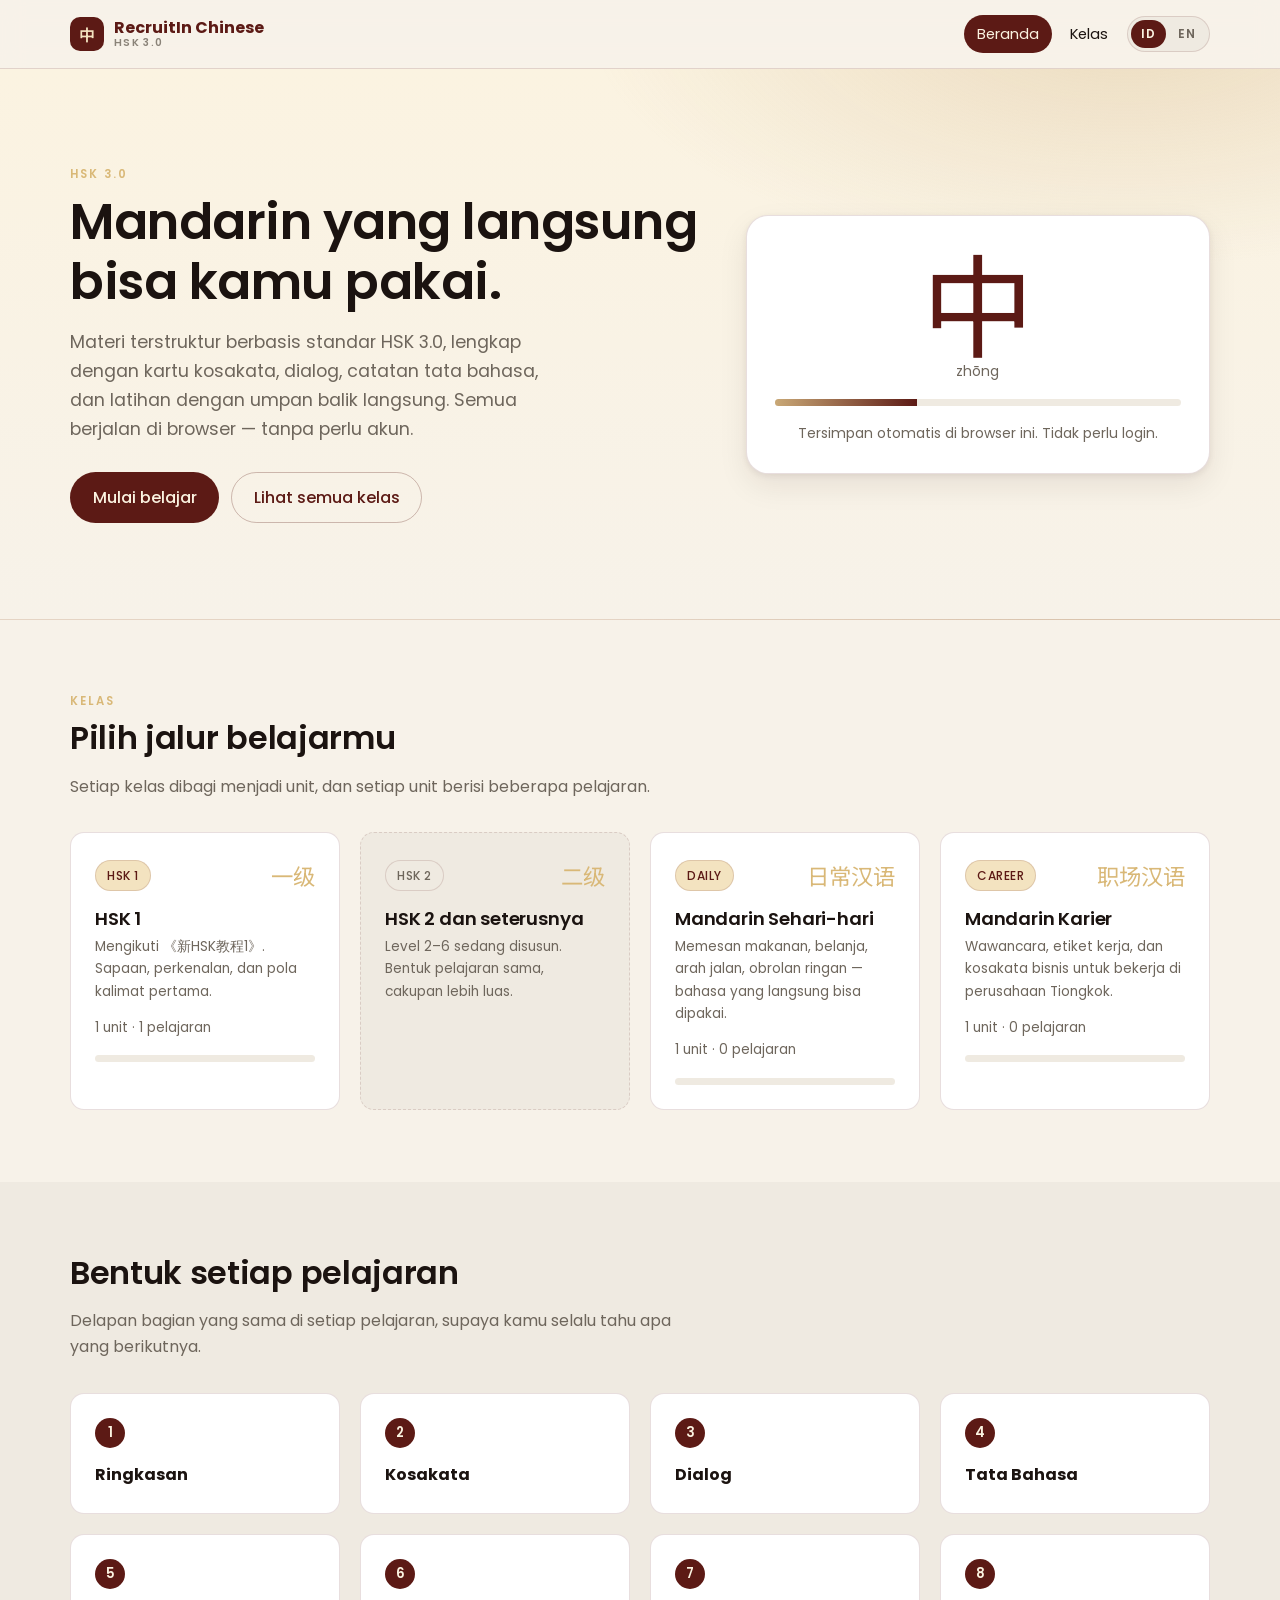
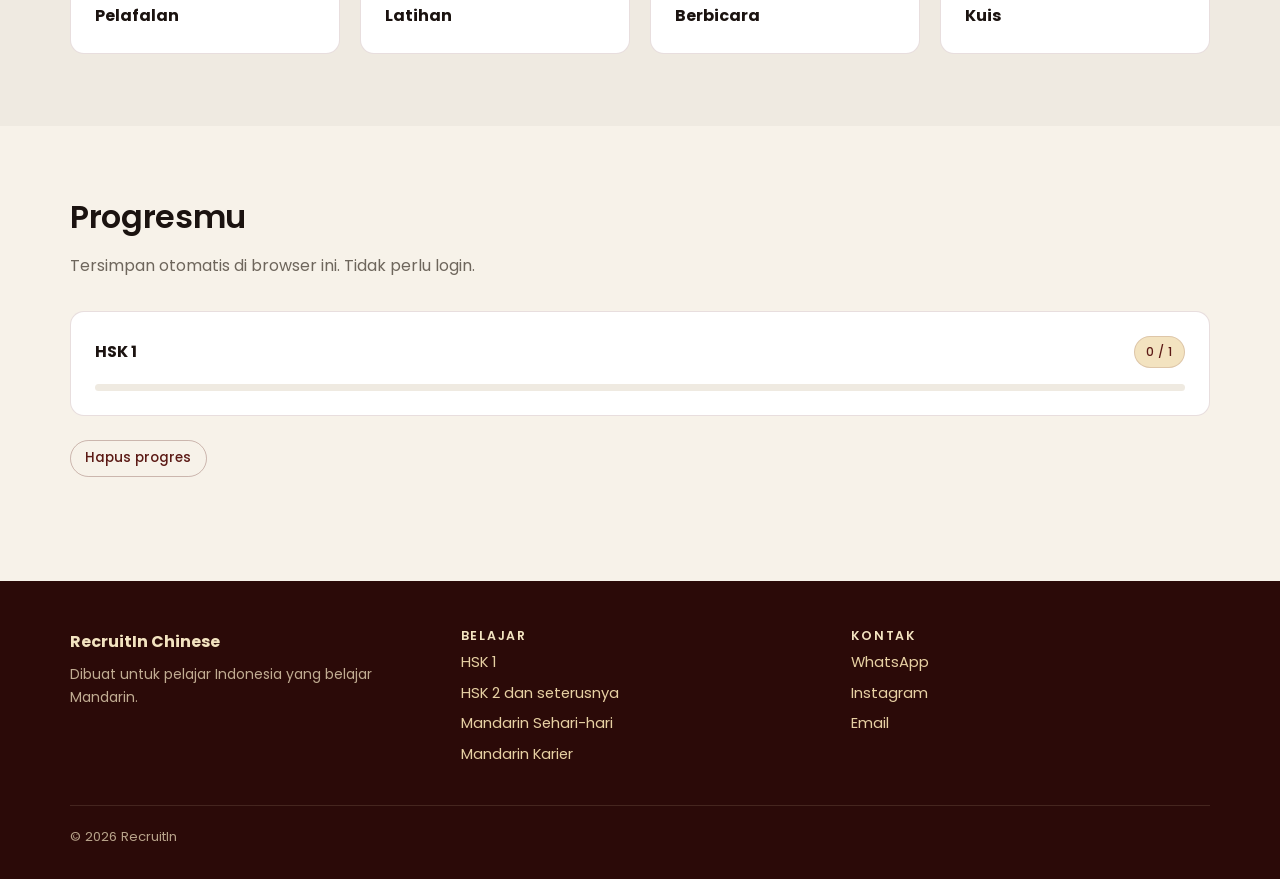
<file: index.html>
<!DOCTYPE html>
<html lang="id">
<head>
<meta charset="utf-8">
<meta name="viewport" content="width=device-width, initial-scale=1">
<title>RecruitIn Chinese</title>
<meta name="description" content="Belajar Mandarin berbasis HSK 3.0 — kosakata, dialog, tata bahasa, dan latihan interaktif.">
<link rel="icon" href="data:image/svg+xml,<svg xmlns='http://www.w3.org/2000/svg' viewBox='0 0 100 100'><rect width='100' height='100' rx='22' fill='%235C1A15'/><text x='50' y='72' font-size='64' text-anchor='middle' fill='%23F3E3C0' font-family='sans-serif'>中</text></svg>">
<link rel="preconnect" href="https://fonts.googleapis.com">
<link rel="preconnect" href="https://fonts.gstatic.com" crossorigin>
<link href="https://fonts.googleapis.com/css2?family=Poppins:wght@300;400;500;600&family=Noto+Sans+SC:wght@400;500;700&display=swap" rel="stylesheet">
<link rel="stylesheet" href="assets/css/styles.css">
</head>
<body>
  <header id="site-header"></header>
  <main id="main"></main>
  <footer id="site-footer"></footer>

  <script src="assets/js/config.js"></script>
  <script src="assets/js/i18n.js"></script>
  <script src="assets/js/data.js"></script>
  <script src="data/catalog.js"></script>
  <script src="assets/js/storage.js"></script>
  <script src="assets/js/audio.js"></script>
  <script src="assets/js/ui.js"></script>
  <script src="assets/js/home.js"></script>
</body>
</html>
</file>
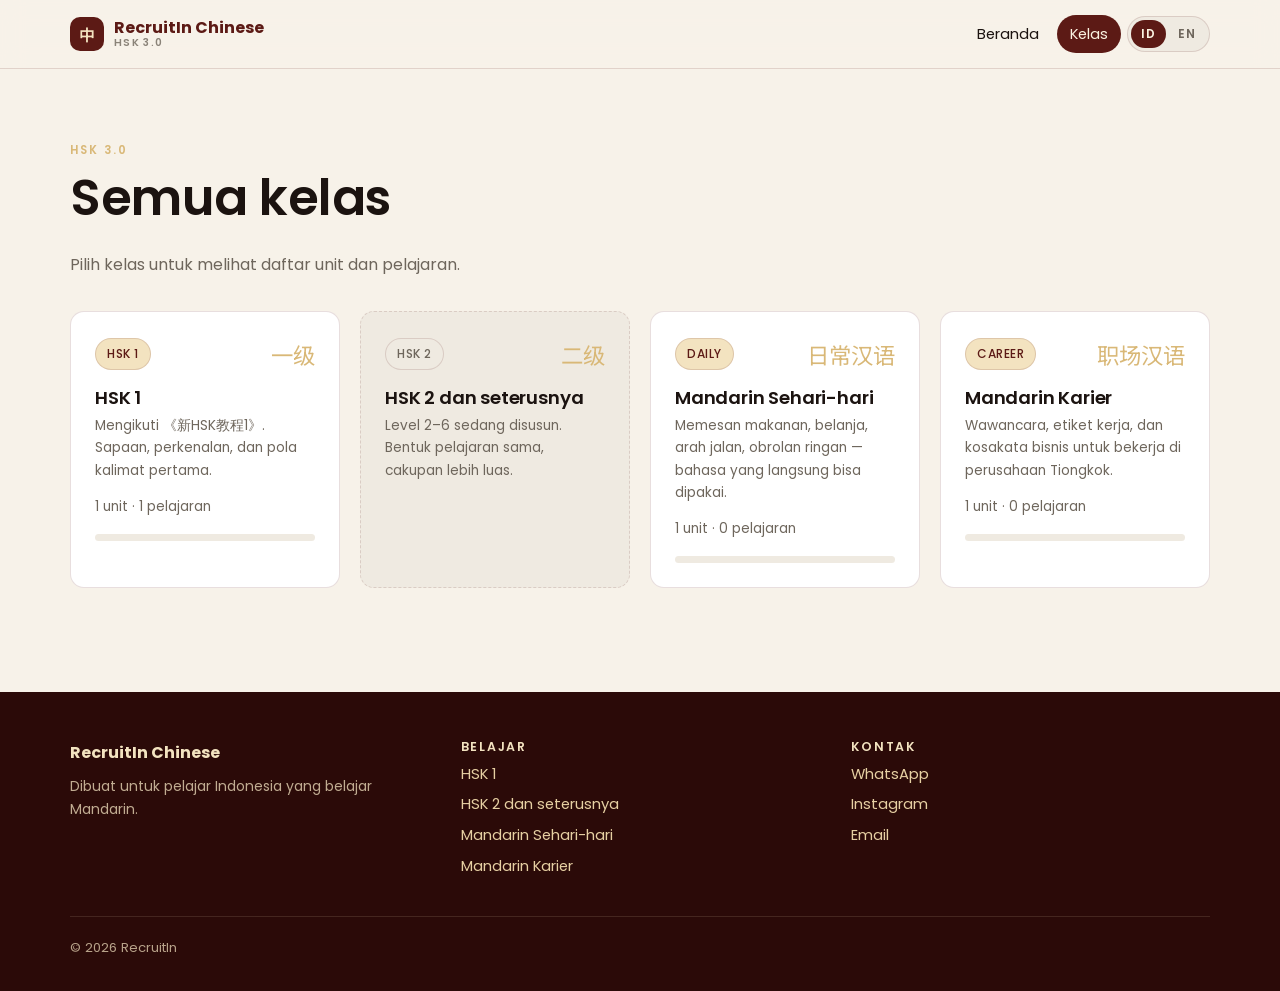
<file: course.html>
<!DOCTYPE html>
<html lang="id">
<head>
<meta charset="utf-8">
<meta name="viewport" content="width=device-width, initial-scale=1">
<title>Kelas · RecruitIn Chinese</title>
<link rel="icon" href="data:image/svg+xml,<svg xmlns='http://www.w3.org/2000/svg' viewBox='0 0 100 100'><rect width='100' height='100' rx='22' fill='%235C1A15'/><text x='50' y='72' font-size='64' text-anchor='middle' fill='%23F3E3C0' font-family='sans-serif'>中</text></svg>">
<link rel="preconnect" href="https://fonts.googleapis.com">
<link rel="preconnect" href="https://fonts.gstatic.com" crossorigin>
<link href="https://fonts.googleapis.com/css2?family=Poppins:wght@300;400;500;600&family=Noto+Sans+SC:wght@400;500;700&display=swap" rel="stylesheet">
<link rel="stylesheet" href="assets/css/styles.css">
</head>
<body>
  <header id="site-header"></header>
  <main id="main"></main>
  <footer id="site-footer"></footer>

  <script src="assets/js/config.js"></script>
  <script src="assets/js/i18n.js"></script>
  <script src="assets/js/data.js"></script>
  <script src="data/catalog.js"></script>
  <script src="assets/js/storage.js"></script>
  <script src="assets/js/audio.js"></script>
  <script src="assets/js/ui.js"></script>
  <script src="assets/js/course.js"></script>
</body>
</html>
</file>
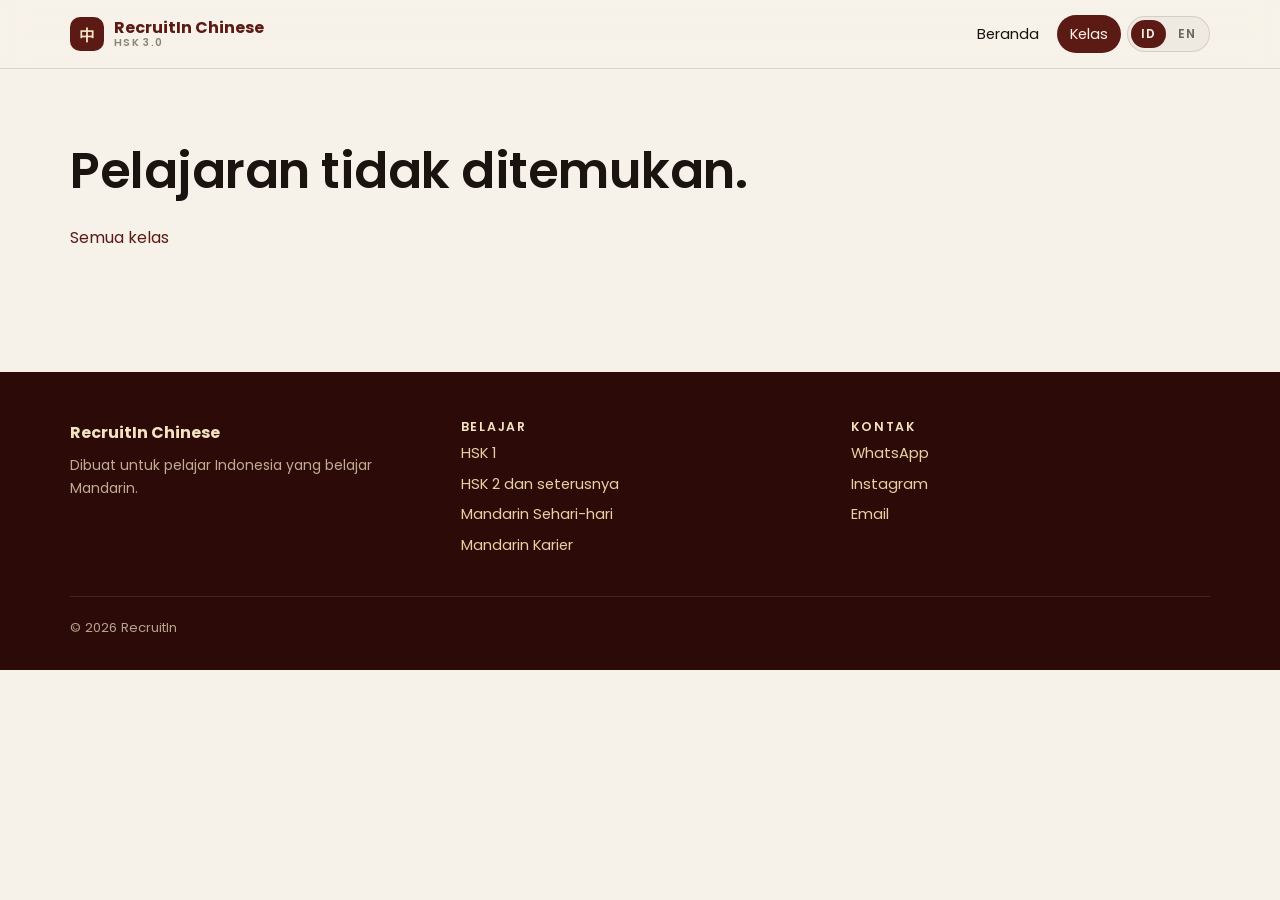
<file: lesson.html>
<!DOCTYPE html>
<html lang="id">
<head>
<meta charset="utf-8">
<meta name="viewport" content="width=device-width, initial-scale=1">
<title>Pelajaran · RecruitIn Chinese</title>
<link rel="icon" href="data:image/svg+xml,<svg xmlns='http://www.w3.org/2000/svg' viewBox='0 0 100 100'><rect width='100' height='100' rx='22' fill='%235C1A15'/><text x='50' y='72' font-size='64' text-anchor='middle' fill='%23F3E3C0' font-family='sans-serif'>中</text></svg>">
<link rel="preconnect" href="https://fonts.googleapis.com">
<link rel="preconnect" href="https://fonts.gstatic.com" crossorigin>
<link href="https://fonts.googleapis.com/css2?family=Poppins:wght@300;400;500;600&family=Noto+Sans+SC:wght@400;500;700&display=swap" rel="stylesheet">
<link rel="stylesheet" href="assets/css/styles.css">
</head>
<body>
  <header id="site-header"></header>
  <main id="main"></main>
  <footer id="site-footer"></footer>

  <script src="assets/js/config.js"></script>
  <script src="assets/js/i18n.js"></script>
  <script src="assets/js/data.js"></script>
  <script src="data/catalog.js"></script>
  <script src="assets/js/storage.js"></script>
  <script src="assets/js/audio.js"></script>
  <script src="assets/js/ui.js"></script>
  <script src="assets/js/exercises.js"></script>
  <script src="assets/js/lesson.js"></script>
</body>
</html>
</file>
<file: assets/css/styles.css>
/* ============================================================
   RecruitIn Chinese — design system
   Palette taken from the grid plan. Change colours HERE only.
   ============================================================ */

:root {
  /* --- brand palette (from grid plan) --- */
  --maroon:      #5C1A15;
  --maroon-soft: #7C2C1E;
  --maroon-deep: #3D0F0B;
  --tan:         #C9A876;
  --tan-light:   #E7D0A3;
  --tan-deep:    #D9B877;
  --cream:       #F3E3C0;
  --cream-light: #FBF3E1;
  --dark:        #2B0A08;
  --ink:         #1B1310;
  --paper:       #F7F2E9;
  --paper-2:     #EFEAE1;
  --stone:       #8A8378;
  --stone-light: #B3ABA0;
  --stone-deep:  #6E665C;

  /* --- semantic tokens (use these in components) --- */
  --bg:          var(--paper);
  --bg-alt:      var(--paper-2);
  --surface:     #FFFFFF;
  --text:        var(--ink);
  --text-muted:  var(--stone-deep);
  --line:        rgba(92, 26, 21, 0.14);
  --line-strong: rgba(92, 26, 21, 0.28);
  --brand:       var(--maroon);
  --accent:      var(--tan);

  --ok:          #2F6B4F;
  --ok-bg:       #E4F0E8;
  --bad:         #A3302A;
  --bad-bg:      #F7E4E2;

  /* --- shape & motion --- */
  --r-sm: 8px;
  --r-md: 14px;
  --r-lg: 22px;
  --r-pill: 999px;
  --shadow-sm: 0 1px 2px rgba(43, 10, 8, .06), 0 2px 8px rgba(43, 10, 8, .05);
  --shadow-md: 0 2px 6px rgba(43, 10, 8, .07), 0 12px 30px rgba(43, 10, 8, .08);
  --ease: cubic-bezier(.22, .61, .36, 1);

  /* --- type --- */
  --font: 'Poppins', 'Helvetica Neue', system-ui, -apple-system, sans-serif;
  --font-zh: 'Noto Sans SC', 'PingFang SC', 'Hiragino Sans GB', 'Microsoft YaHei', sans-serif;

  --maxw: 1140px;
}

/* ============================================================
   Base
   ============================================================ */
* { box-sizing: border-box; }

html { scroll-behavior: smooth; }

body {
  margin: 0;
  font-family: var(--font);
  color: var(--text);
  background: var(--bg);
  font-size: 16px;
  line-height: 1.65;
  -webkit-font-smoothing: antialiased;
}

h1, h2, h3, h4 { line-height: 1.2; margin: 0 0 .5em; font-weight: 600; letter-spacing: -.01em; }
h1 { font-size: clamp(2rem, 4.5vw, 3.1rem); }
h2 { font-size: clamp(1.45rem, 2.6vw, 2rem); }
h3 { font-size: 1.15rem; }
p  { margin: 0 0 1em; }

a { color: var(--maroon); text-decoration: none; }
a:hover { text-decoration: underline; }

img { max-width: 100%; display: block; }

.zh { font-family: var(--font-zh); }

.wrap { width: min(100% - 32px, var(--maxw)); margin-inline: auto; }

.muted { color: var(--text-muted); }
.small { font-size: .875rem; }
.center { text-align: center; }
.hidden { display: none !important; }

/* Screen-reader only */
.sr { position: absolute; width: 1px; height: 1px; overflow: hidden; clip: rect(0 0 0 0); }

/* ============================================================
   Buttons & chips
   ============================================================ */
.btn {
  display: inline-flex; align-items: center; gap: .5rem;
  font: inherit; font-weight: 500;
  padding: .7rem 1.35rem;
  border-radius: var(--r-pill);
  border: 1px solid transparent;
  background: var(--maroon); color: var(--cream-light);
  cursor: pointer; text-decoration: none;
  transition: transform .18s var(--ease), background .18s var(--ease), box-shadow .18s var(--ease);
}
.btn:hover { background: var(--maroon-soft); text-decoration: none; transform: translateY(-1px); }
.btn:active { transform: translateY(0); }
.btn:focus-visible { outline: 3px solid var(--tan); outline-offset: 2px; }

.btn--ghost { background: transparent; color: var(--maroon); border-color: var(--line-strong); }
.btn--ghost:hover { background: rgba(92,26,21,.06); }

.btn--tan { background: var(--tan); color: var(--dark); }
.btn--tan:hover { background: var(--tan-deep); }

.btn--sm { padding: .4rem .9rem; font-size: .85rem; }
.btn[disabled] { opacity: .45; cursor: not-allowed; transform: none; }

.chip {
  display: inline-flex; align-items: center; gap: .35rem;
  font-size: .75rem; font-weight: 500; letter-spacing: .04em; text-transform: uppercase;
  padding: .3rem .7rem; border-radius: var(--r-pill);
  background: var(--cream); color: var(--maroon); border: 1px solid var(--line);
}
.chip--done { background: var(--ok-bg); color: var(--ok); border-color: rgba(47,107,79,.25); }
.chip--soon { background: var(--paper-2); color: var(--stone-deep); }

/* Icon button (audio, eye toggles) */
.iconbtn {
  display: inline-grid; place-items: center;
  width: 34px; height: 34px; flex: none;
  border-radius: 50%; border: 1px solid var(--line);
  background: var(--surface); color: var(--maroon);
  cursor: pointer; font-size: .95rem; line-height: 1;
  transition: background .15s var(--ease), transform .15s var(--ease);
}
.iconbtn:hover { background: var(--cream); }
.iconbtn:active { transform: scale(.93); }
.iconbtn.is-playing { background: var(--tan); color: var(--dark); }

/* ============================================================
   Header / nav
   ============================================================ */
.site-header {
  position: sticky; top: 0; z-index: 50;
  background: rgba(247, 242, 233, .88);
  backdrop-filter: blur(12px);
  border-bottom: 1px solid var(--line);
}
.site-header__inner {
  display: flex; align-items: center; gap: 1.25rem;
  height: 68px;
}
.logo { display: flex; align-items: center; gap: .6rem; font-weight: 600; color: var(--maroon); text-decoration: none; }
.logo:hover { text-decoration: none; }
.logo__mark {
  width: 34px; height: 34px; border-radius: 10px;
  background: var(--maroon); color: var(--cream);
  display: grid; place-items: center; font-family: var(--font-zh); font-size: 1rem;
}
.logo__text { display: flex; flex-direction: column; line-height: 1.1; }
.logo__text small { font-size: .65rem; letter-spacing: .14em; text-transform: uppercase; color: var(--stone); }

.nav { margin-left: auto; display: flex; align-items: center; gap: .35rem; }
.nav a {
  padding: .45rem .8rem; border-radius: var(--r-pill);
  color: var(--text); font-size: .92rem; text-decoration: none;
}
.nav a:hover { background: var(--cream); text-decoration: none; }
.nav a.is-active { background: var(--maroon); color: var(--cream-light); }

.langtoggle {
  display: inline-flex; padding: 3px; gap: 2px;
  background: var(--paper-2); border: 1px solid var(--line); border-radius: var(--r-pill);
}
.langtoggle button {
  font: inherit; font-size: .75rem; font-weight: 600; letter-spacing: .06em;
  padding: .28rem .65rem; border: 0; border-radius: var(--r-pill);
  background: transparent; color: var(--stone-deep); cursor: pointer;
}
.langtoggle button.is-active { background: var(--maroon); color: var(--cream-light); }

.navtoggle { display: none; }

@media (max-width: 860px) {
  .navtoggle { display: inline-grid; }
  .nav {
    position: absolute; top: 68px; left: 0; right: 0;
    flex-direction: column; align-items: stretch; gap: .15rem;
    background: var(--paper); border-bottom: 1px solid var(--line);
    padding: .75rem 16px 1rem;
  }
  .nav:not(.is-open) { display: none; }
  .nav a { padding: .6rem .8rem; }
  .langtoggle { align-self: flex-start; margin-top: .4rem; }
}

/* ============================================================
   Hero
   ============================================================ */
.hero {
  background:
    radial-gradient(900px 420px at 88% -10%, rgba(201,168,118,.32), transparent 60%),
    linear-gradient(180deg, var(--cream-light), var(--paper));
  border-bottom: 1px solid var(--line);
  padding: clamp(3rem, 8vw, 6rem) 0;
}
.hero__grid { display: grid; grid-template-columns: 1.15fr .85fr; gap: 3rem; align-items: center; }
.hero h1 { margin-bottom: .35em; }
.hero__lead { font-size: 1.1rem; color: var(--text-muted); max-width: 46ch; }
.hero__cta { display: flex; flex-wrap: wrap; gap: .75rem; margin-top: 1.75rem; }
.hero__card {
  background: var(--surface); border: 1px solid var(--line);
  border-radius: var(--r-lg); padding: 1.75rem; box-shadow: var(--shadow-md);
}
.hero__char {
  font-family: var(--font-zh); font-size: clamp(4rem, 11vw, 7rem); line-height: 1;
  color: var(--maroon); text-align: center; margin-bottom: .25rem;
}
@media (max-width: 860px) { .hero__grid { grid-template-columns: 1fr; gap: 2rem; } }

/* ============================================================
   Sections & cards
   ============================================================ */
.section { padding: clamp(2.5rem, 6vw, 4.5rem) 0; }
.section--alt { background: var(--bg-alt); }
.section__head { max-width: 62ch; margin-bottom: 2rem; }
.eyebrow {
  font-size: .72rem; font-weight: 600; letter-spacing: .18em; text-transform: uppercase;
  color: var(--tan-deep); margin-bottom: .5rem;
}

.grid { display: grid; gap: 1.25rem; }
.grid--3 { grid-template-columns: repeat(auto-fit, minmax(260px, 1fr)); }
.grid--2 { grid-template-columns: repeat(auto-fit, minmax(300px, 1fr)); }

.card {
  background: var(--surface); border: 1px solid var(--line);
  border-radius: var(--r-md); padding: 1.5rem;
  transition: transform .2s var(--ease), box-shadow .2s var(--ease), border-color .2s var(--ease);
}
a.card { color: inherit; text-decoration: none; display: block; }
a.card:hover { transform: translateY(-3px); box-shadow: var(--shadow-md); border-color: var(--line-strong); text-decoration: none; }
.card__top { display: flex; align-items: center; justify-content: space-between; gap: .75rem; margin-bottom: .9rem; }
.card__title { font-size: 1.15rem; font-weight: 600; margin: 0 0 .35rem; }
.card__meta { font-size: .85rem; color: var(--text-muted); }

.card--muted { background: var(--bg-alt); border-style: dashed; }

/* Progress bar */
.bar { height: 7px; border-radius: var(--r-pill); background: var(--paper-2); overflow: hidden; margin-top: 1rem; }
.bar > i { display: block; height: 100%; background: linear-gradient(90deg, var(--tan), var(--maroon)); transition: width .5s var(--ease); }

/* ============================================================
   Breadcrumb / lesson layout
   ============================================================ */
.crumbs { font-size: .85rem; color: var(--text-muted); padding: 1.25rem 0 0; }
.crumbs a { color: var(--text-muted); }
.crumbs span { margin: 0 .4rem; opacity: .5; }

.lesson-head { padding: 1rem 0 2rem; border-bottom: 1px solid var(--line); margin-bottom: 2rem; }
.lesson-head__title { display: flex; align-items: baseline; flex-wrap: wrap; gap: .75rem; }
.lesson-head__zh { font-family: var(--font-zh); color: var(--maroon); }

.lesson-layout { display: grid; grid-template-columns: 220px 1fr; gap: 2.5rem; align-items: start; }
.lesson-nav { position: sticky; top: 88px; }
.lesson-nav ol { list-style: none; margin: 0; padding: 0; counter-reset: s; }
.lesson-nav a {
  display: flex; gap: .6rem; align-items: baseline;
  padding: .45rem .6rem; border-radius: var(--r-sm);
  font-size: .88rem; color: var(--text-muted); text-decoration: none;
}
.lesson-nav a::before {
  counter-increment: s; content: counter(s);
  font-size: .7rem; font-weight: 600; color: var(--tan-deep);
  min-width: 1.1em;
}
.lesson-nav a:hover { background: var(--cream); color: var(--text); text-decoration: none; }
.lesson-nav a.is-active { background: var(--maroon); color: var(--cream-light); }
.lesson-nav a.is-active::before { color: var(--tan); }

.lesson-layout > * { min-width: 0; }

@media (max-width: 900px) {
  .lesson-layout { grid-template-columns: 1fr; gap: 1.5rem; }
  .lesson-nav { position: sticky; top: 68px; z-index: 20; background: var(--bg); padding: .5rem 0; margin: 0 -16px; }
  .lesson-nav ol { display: flex; gap: .3rem; overflow-x: auto; padding: 0 16px .35rem; -webkit-overflow-scrolling: touch; scrollbar-width: none; }
  .lesson-nav ol::-webkit-scrollbar { display: none; }
  .lesson-nav a { white-space: nowrap; border: 1px solid var(--line); background: var(--surface); }
}

/* Lesson section blocks */
.lblock { scroll-margin-top: 90px; margin-bottom: 3rem; }
.lblock__head { display: flex; align-items: center; gap: .85rem; margin-bottom: 1.25rem; flex-wrap: wrap; }
.lblock__num {
  width: 30px; height: 30px; flex: none; border-radius: 50%;
  background: var(--maroon); color: var(--cream-light);
  display: grid; place-items: center; font-size: .82rem; font-weight: 600;
}
.lblock__head h2 { margin: 0; font-size: 1.4rem; }
.lblock__tools { margin-left: auto; display: flex; gap: .4rem; flex-wrap: wrap; }

.callout {
  background: var(--cream-light); border: 1px solid var(--line);
  border-left: 4px solid var(--tan); border-radius: var(--r-sm);
  padding: 1rem 1.15rem; margin: 0 0 1.25rem;
}
.objectives { margin: 0; padding-left: 1.2rem; }
.objectives li { margin-bottom: .35rem; }

/* ============================================================
   Vocabulary cards
   ============================================================ */
.vocab-grid { display: grid; gap: 1rem; grid-template-columns: repeat(auto-fill, minmax(255px, 1fr)); }
.vcard {
  background: var(--surface); border: 1px solid var(--line); border-radius: var(--r-md);
  padding: 1.15rem 1.2rem; display: flex; flex-direction: column; gap: .35rem;
}
.vcard__top { display: flex; align-items: flex-start; gap: .75rem; }
.vcard__zh { font-family: var(--font-zh); font-size: 2rem; line-height: 1.15; color: var(--dark); }
.vcard__pinyin { color: var(--maroon); font-size: .95rem; font-weight: 500; }
.vcard__pos { font-size: .7rem; text-transform: uppercase; letter-spacing: .1em; color: var(--stone); }
.vcard__gloss { font-size: .95rem; }
.vcard__gloss .id { color: var(--text-muted); font-size: .88rem; }
.vcard__ex {
  margin-top: .6rem; padding-top: .7rem; border-top: 1px dashed var(--line);
  font-size: .88rem;
}
.vcard__ex .zh { font-size: 1.05rem; }
.vcard__ex .py { color: var(--maroon); }
.vcard__ex .tr { color: var(--text-muted); }
/* hide states driven by JS on the section wrapper */
.vocab.hide-pinyin .vcard__pinyin,
.vocab.hide-pinyin .vcard__ex .py { visibility: hidden; }
.vocab.hide-trans .vcard__gloss,
.vocab.hide-trans .vcard__ex .tr { visibility: hidden; }

/* ============================================================
   Dialogue
   ============================================================ */
.dlg { display: flex; flex-direction: column; gap: .9rem; }
.dlg-line { display: flex; gap: .85rem; align-items: flex-start; }
.dlg-line__who {
  flex: none; width: 38px; height: 38px; border-radius: 50%;
  display: grid; place-items: center; font-size: .8rem; font-weight: 600;
  background: var(--cream); color: var(--maroon); border: 1px solid var(--line);
  font-family: var(--font-zh);
}
.dlg-line:nth-child(even) .dlg-line__who { background: var(--maroon); color: var(--cream-light); }
.dlg-line__body {
  background: var(--surface); border: 1px solid var(--line); border-radius: var(--r-md);
  padding: .85rem 1.05rem; flex: 1;
}
.dlg-line__zh { font-family: var(--font-zh); font-size: 1.25rem; }
.dlg-line__py { color: var(--maroon); font-size: .88rem; }
.dlg-line__tr { color: var(--text-muted); font-size: .88rem; }
.dlg.hide-pinyin .dlg-line__py { visibility: hidden; }
.dlg.hide-trans .dlg-line__tr { visibility: hidden; }

/* ============================================================
   Grammar / pronunciation
   ============================================================ */
.gpoint { background: var(--surface); border: 1px solid var(--line); border-radius: var(--r-md); padding: 1.35rem; margin-bottom: 1rem; }
.gpoint h3 { margin-bottom: .4rem; }
.formula {
  display: inline-block; font-family: var(--font-zh);
  background: var(--cream); border: 1px dashed var(--line-strong); border-radius: var(--r-sm);
  padding: .45rem .9rem; margin: .35rem 0 .85rem; font-size: 1.05rem;
}
.exlist { list-style: none; margin: 0; padding: 0; display: grid; gap: .6rem; }
.exlist li { padding: .6rem .8rem; background: var(--bg-alt); border-radius: var(--r-sm); }
.exlist .zh { font-size: 1.1rem; }
.exlist .py { color: var(--maroon); font-size: .85rem; }
.exlist .tr { color: var(--text-muted); font-size: .85rem; }

.drill-row { display: flex; align-items: center; gap: .75rem; padding: .65rem .8rem; background: var(--surface); border: 1px solid var(--line); border-radius: var(--r-sm); margin-bottom: .55rem; }
.drill-row .zh { font-family: var(--font-zh); font-size: 1.2rem; }

/* ============================================================
   Exercises
   ============================================================ */
.ex {
  background: var(--surface); border: 1px solid var(--line); border-radius: var(--r-md);
  padding: 1.35rem; margin-bottom: 1.1rem;
}
.ex__head { display: flex; align-items: center; gap: .6rem; margin-bottom: .9rem; flex-wrap: wrap; }
.ex__kind {
  font-size: .68rem; font-weight: 600; letter-spacing: .12em; text-transform: uppercase;
  color: var(--tan-deep);
}
.ex__n { font-size: .8rem; color: var(--stone); margin-left: auto; }
.ex__prompt { font-weight: 500; margin-bottom: .9rem; }
.ex__stem { font-family: var(--font-zh); font-size: 1.3rem; margin-bottom: 1rem; }

.opts { display: grid; gap: .55rem; }
.opt {
  display: flex; align-items: center; gap: .7rem; width: 100%; text-align: left;
  font: inherit; cursor: pointer;
  padding: .75rem 1rem; border-radius: var(--r-sm);
  border: 1.5px solid var(--line); background: var(--bg);
  transition: border-color .15s var(--ease), background .15s var(--ease);
}
.opt:hover:not(:disabled) { border-color: var(--tan); background: var(--cream-light); }
.opt__key {
  flex: none; width: 24px; height: 24px; border-radius: 50%;
  display: grid; place-items: center; font-size: .72rem; font-weight: 600;
  background: var(--paper-2); color: var(--stone-deep);
}
.opt.is-correct { border-color: var(--ok); background: var(--ok-bg); }
.opt.is-correct .opt__key { background: var(--ok); color: #fff; }
.opt.is-wrong { border-color: var(--bad); background: var(--bad-bg); }
.opt.is-wrong .opt__key { background: var(--bad); color: #fff; }
.opt:disabled { cursor: default; }

.blankwrap { font-family: var(--font-zh); font-size: 1.25rem; line-height: 2.1; }
.blank {
  font-family: var(--font); font-size: .95rem;
  width: 8.5em; padding: .3rem .6rem; margin: 0 .25rem;
  border: 0; border-bottom: 2px solid var(--maroon); background: var(--cream-light);
  border-radius: var(--r-sm) var(--r-sm) 0 0;
}
.blank:focus { outline: 2px solid var(--tan); outline-offset: 1px; }
.blank.is-correct { border-color: var(--ok); background: var(--ok-bg); }
.blank.is-wrong { border-color: var(--bad); background: var(--bad-bg); }

.answerbox {
  font: inherit; width: 100%; padding: .7rem .9rem; border-radius: var(--r-sm);
  border: 1.5px solid var(--line); background: var(--bg); resize: vertical; min-height: 3rem;
}
.answerbox:focus { outline: 2px solid var(--tan); outline-offset: 1px; border-color: var(--tan); }

/* matching */
.match { display: grid; grid-template-columns: 1fr 1fr; gap: 1rem; }
.match__col { display: grid; gap: .5rem; align-content: start; }
.match__item {
  font: inherit; cursor: pointer; text-align: left;
  padding: .65rem .85rem; border-radius: var(--r-sm);
  border: 1.5px solid var(--line); background: var(--bg);
}
.match__item .zh { font-size: 1.15rem; }
.match__item:hover:not(:disabled) { border-color: var(--tan); }
.match__item.is-sel { border-color: var(--maroon); background: var(--cream); }
.match__item.is-done { border-color: var(--ok); background: var(--ok-bg); cursor: default; opacity: .75; }
.match__item.is-wrong { animation: shake .35s; }
@keyframes shake { 25% { transform: translateX(-5px);} 75% { transform: translateX(5px);} }

/* ordering */
.tokens { display: flex; flex-wrap: wrap; gap: .5rem; }
.token {
  font: inherit; font-family: var(--font-zh); font-size: 1.15rem; cursor: pointer;
  padding: .4rem .85rem; border-radius: var(--r-sm);
  border: 1.5px solid var(--line); background: var(--surface);
}
.token:hover:not(:disabled) { border-color: var(--tan); }
.tokentray {
  min-height: 3.2rem; display: flex; flex-wrap: wrap; gap: .5rem; align-items: center;
  padding: .6rem; margin-bottom: .8rem;
  border: 1.5px dashed var(--line-strong); border-radius: var(--r-sm); background: var(--bg-alt);
}
.tokentray:empty::before { content: attr(data-placeholder); color: var(--stone-light); font-size: .88rem; font-family: var(--font); }

/* feedback */
.fb {
  margin-top: .9rem; padding: .75rem 1rem; border-radius: var(--r-sm);
  font-size: .92rem; display: none;
}
.fb.is-ok  { display: block; background: var(--ok-bg);  color: var(--ok);  border: 1px solid rgba(47,107,79,.25); }
.fb.is-bad { display: block; background: var(--bad-bg); color: var(--bad); border: 1px solid rgba(163,48,42,.25); }
.fb strong { display: block; margin-bottom: .15rem; }

.ex__actions { display: flex; gap: .55rem; margin-top: .9rem; flex-wrap: wrap; }

/* shadowing */
.shadow-row {
  display: flex; gap: .85rem; align-items: center;
  background: var(--surface); border: 1px solid var(--line); border-radius: var(--r-md);
  padding: .9rem 1.1rem; margin-bottom: .7rem;
}
.shadow-row__body { flex: 1; }
.shadow-row .zh { font-family: var(--font-zh); font-size: 1.3rem; }
.shadow-row .py { color: var(--maroon); font-size: .88rem; }
.shadow-row .tr { color: var(--text-muted); font-size: .85rem; }
.rate { display: flex; gap: .3rem; flex-wrap: wrap; }
@media (max-width: 560px) {
  .shadow-row { flex-wrap: wrap; }
  .shadow-row__body { flex: 1 1 60%; }
  .match { grid-template-columns: 1fr 1fr; gap: .6rem; }
  .match__item { padding: .55rem .6rem; font-size: .9rem; }
}
.rate button { font: inherit; font-size: .78rem; padding: .25rem .6rem; border-radius: var(--r-pill); border: 1px solid var(--line); background: var(--bg); cursor: pointer; }
.rate button.is-on { background: var(--maroon); color: var(--cream-light); border-color: var(--maroon); }

/* quiz */
.quiz-result {
  text-align: center; padding: 2rem; border-radius: var(--r-md);
  background: var(--cream-light); border: 1px solid var(--line);
}
.quiz-result__score { font-size: 3rem; font-weight: 600; color: var(--maroon); line-height: 1; }

/* lesson footer nav */
.lesson-foot {
  display: flex; justify-content: space-between; gap: 1rem; flex-wrap: wrap;
  padding: 2rem 0 4rem; border-top: 1px solid var(--line); margin-top: 1rem;
}

/* ============================================================
   Placeholder / empty states
   ============================================================ */
.placeholder {
  border: 1.5px dashed var(--line-strong); border-radius: var(--r-md);
  background: repeating-linear-gradient(45deg, var(--bg-alt), var(--bg-alt) 10px, var(--paper) 10px, var(--paper) 20px);
  padding: 1.5rem; color: var(--text-muted); font-size: .92rem;
}
.placeholder strong { color: var(--maroon); }

/* ============================================================
   Footer
   ============================================================ */
.site-footer {
  background: var(--dark); color: var(--cream);
  padding: 3rem 0 2rem; margin-top: 2rem;
}
.site-footer a { color: var(--tan-light); }
.site-footer__grid { display: grid; grid-template-columns: repeat(auto-fit, minmax(200px, 1fr)); gap: 2rem; }
.site-footer h4 { color: var(--cream); font-size: .78rem; letter-spacing: .14em; text-transform: uppercase; }
.site-footer ul { list-style: none; margin: 0; padding: 0; }
.site-footer li { margin-bottom: .4rem; font-size: .92rem; }
.site-footer__bottom { border-top: 1px solid rgba(243,227,192,.18); margin-top: 2rem; padding-top: 1.25rem; font-size: .82rem; opacity: .7; }

/* ============================================================
   Print
   ============================================================ */
@media print {
  .site-header, .site-footer, .lesson-nav, .ex__actions, .btn { display: none !important; }
  body { background: #fff; }
}
</file>
